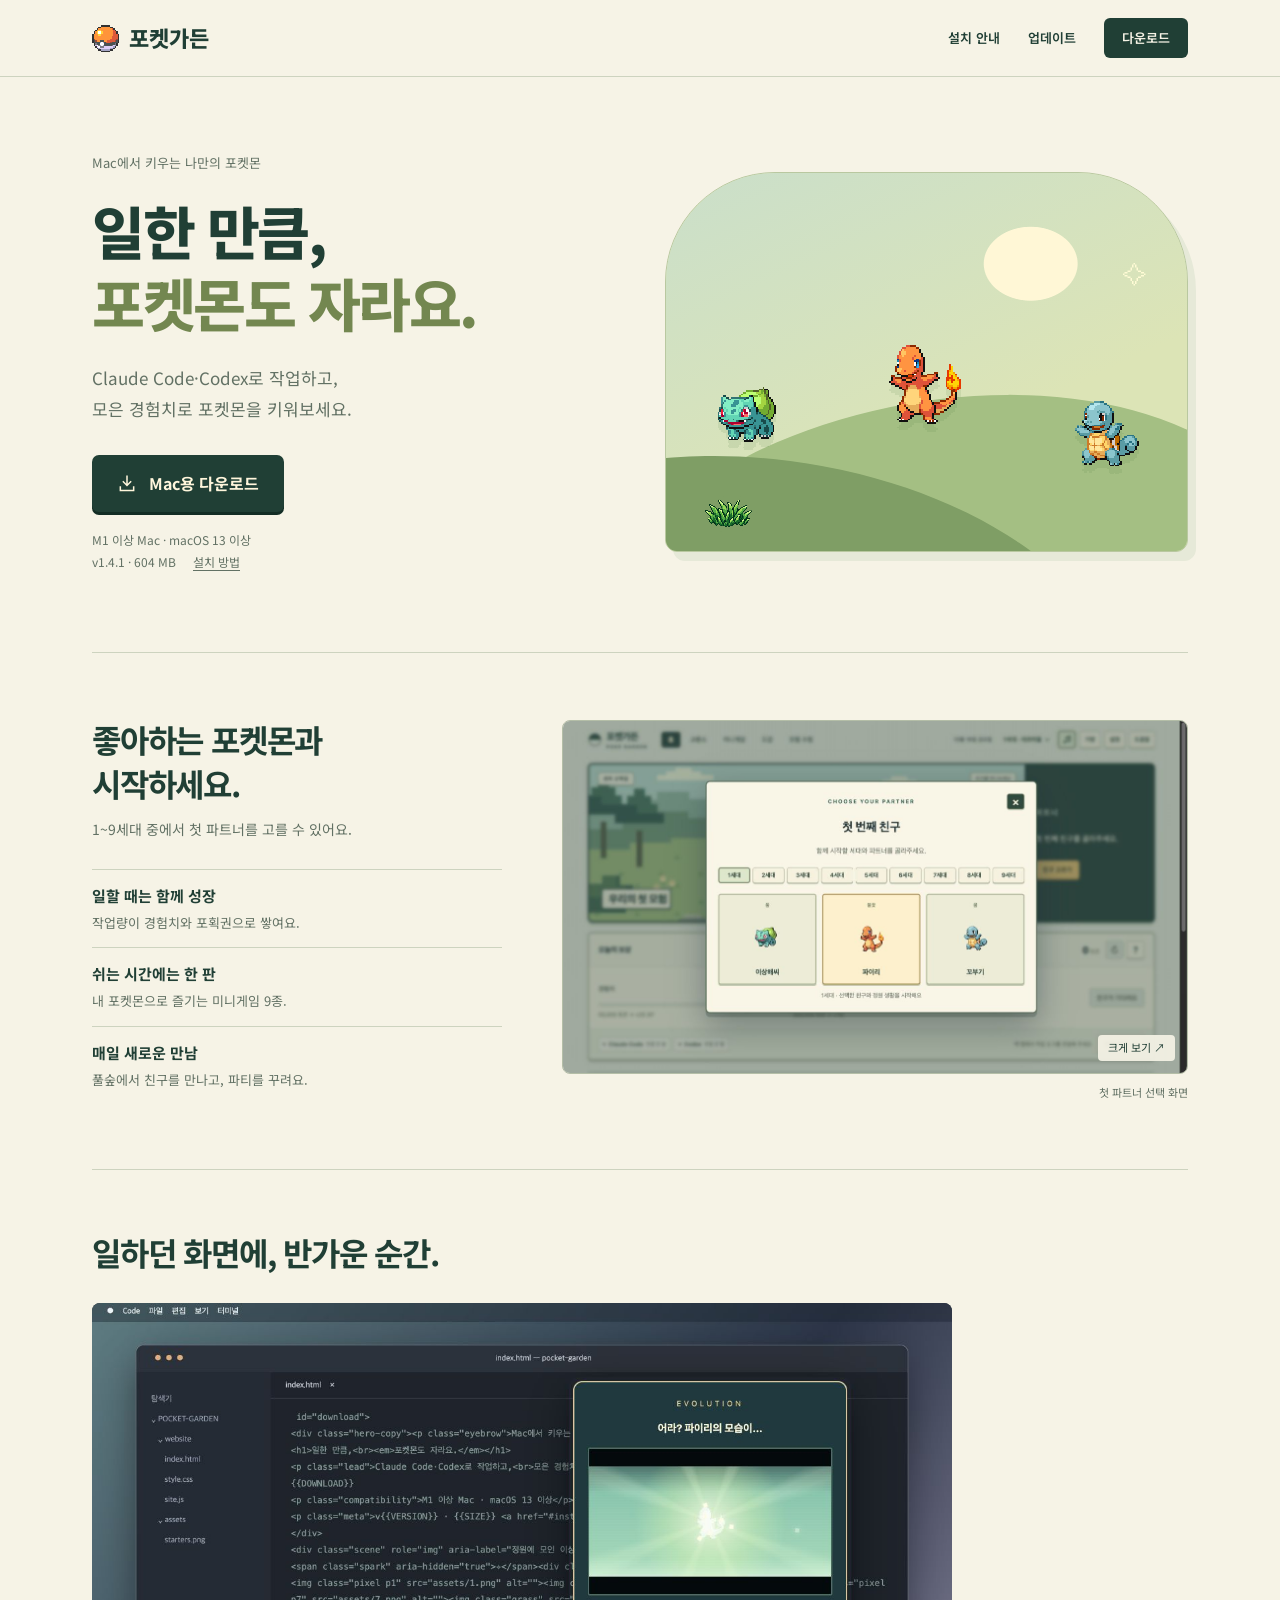
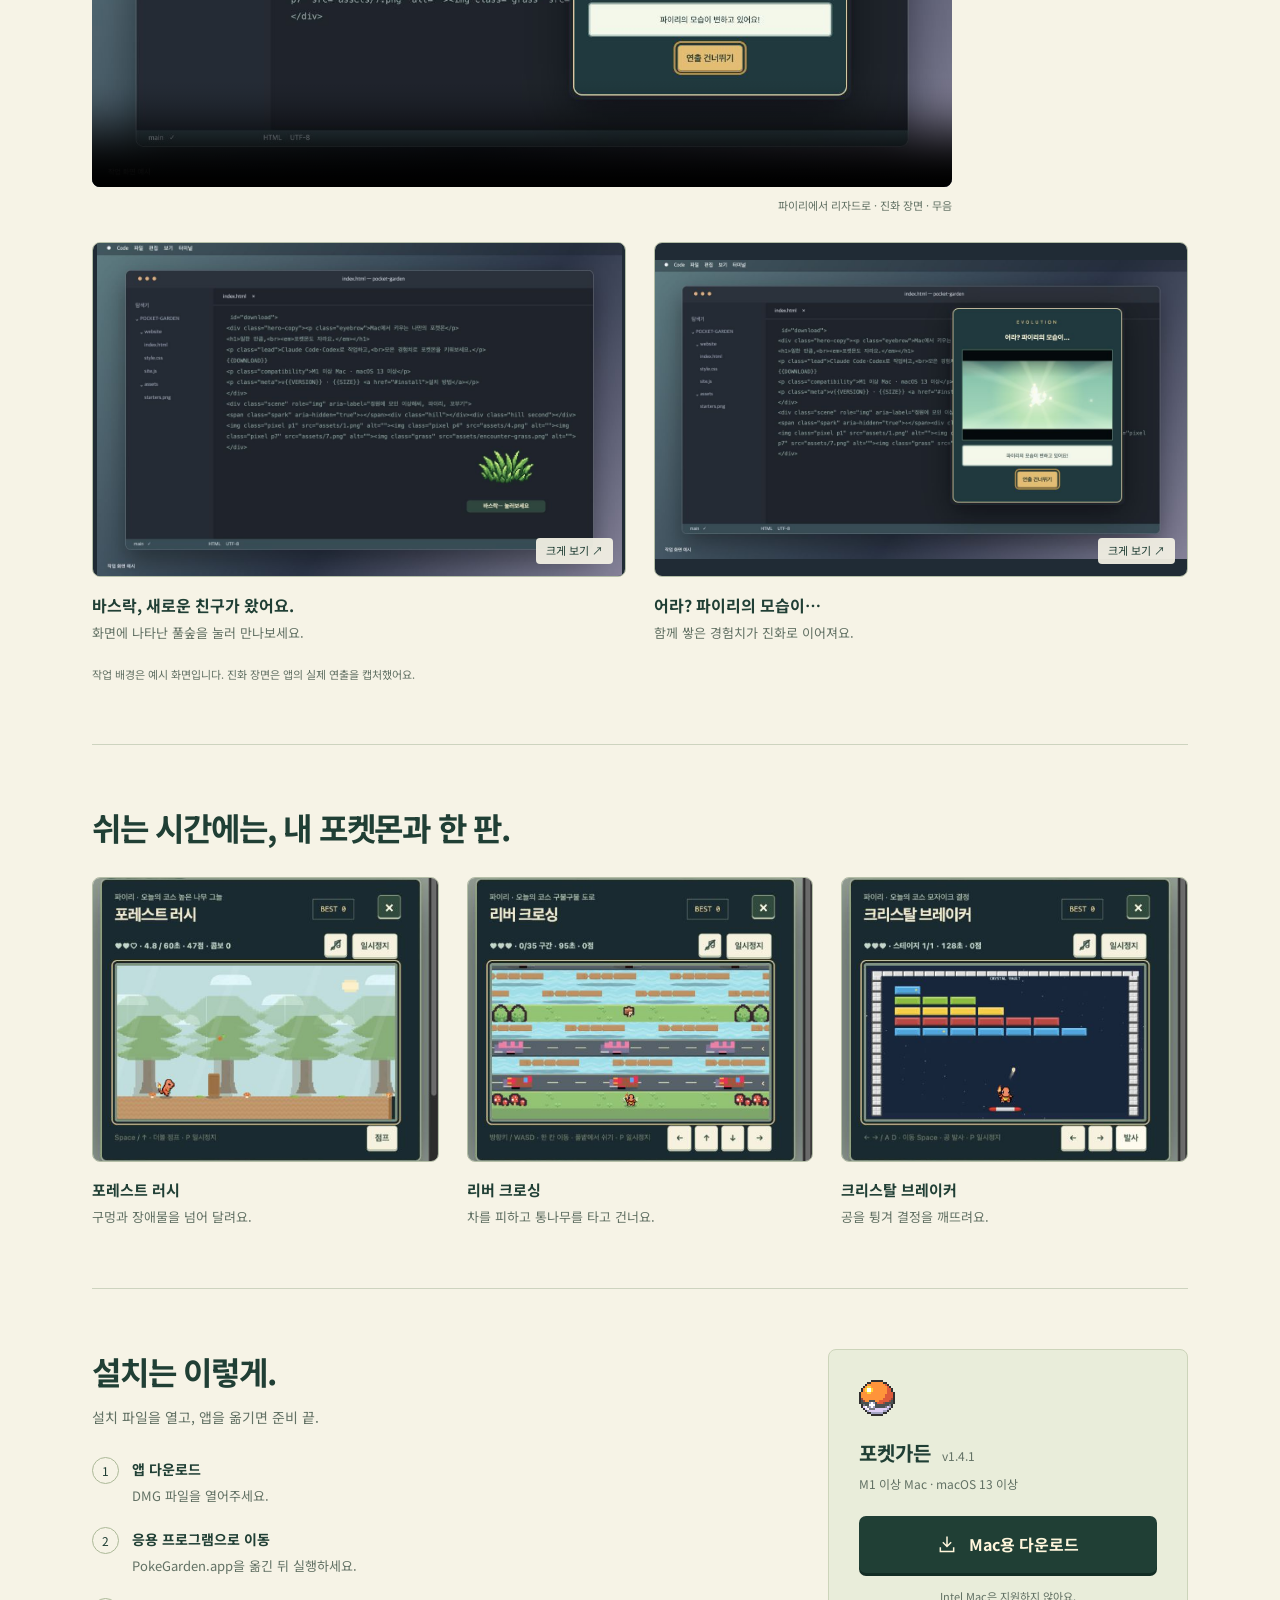
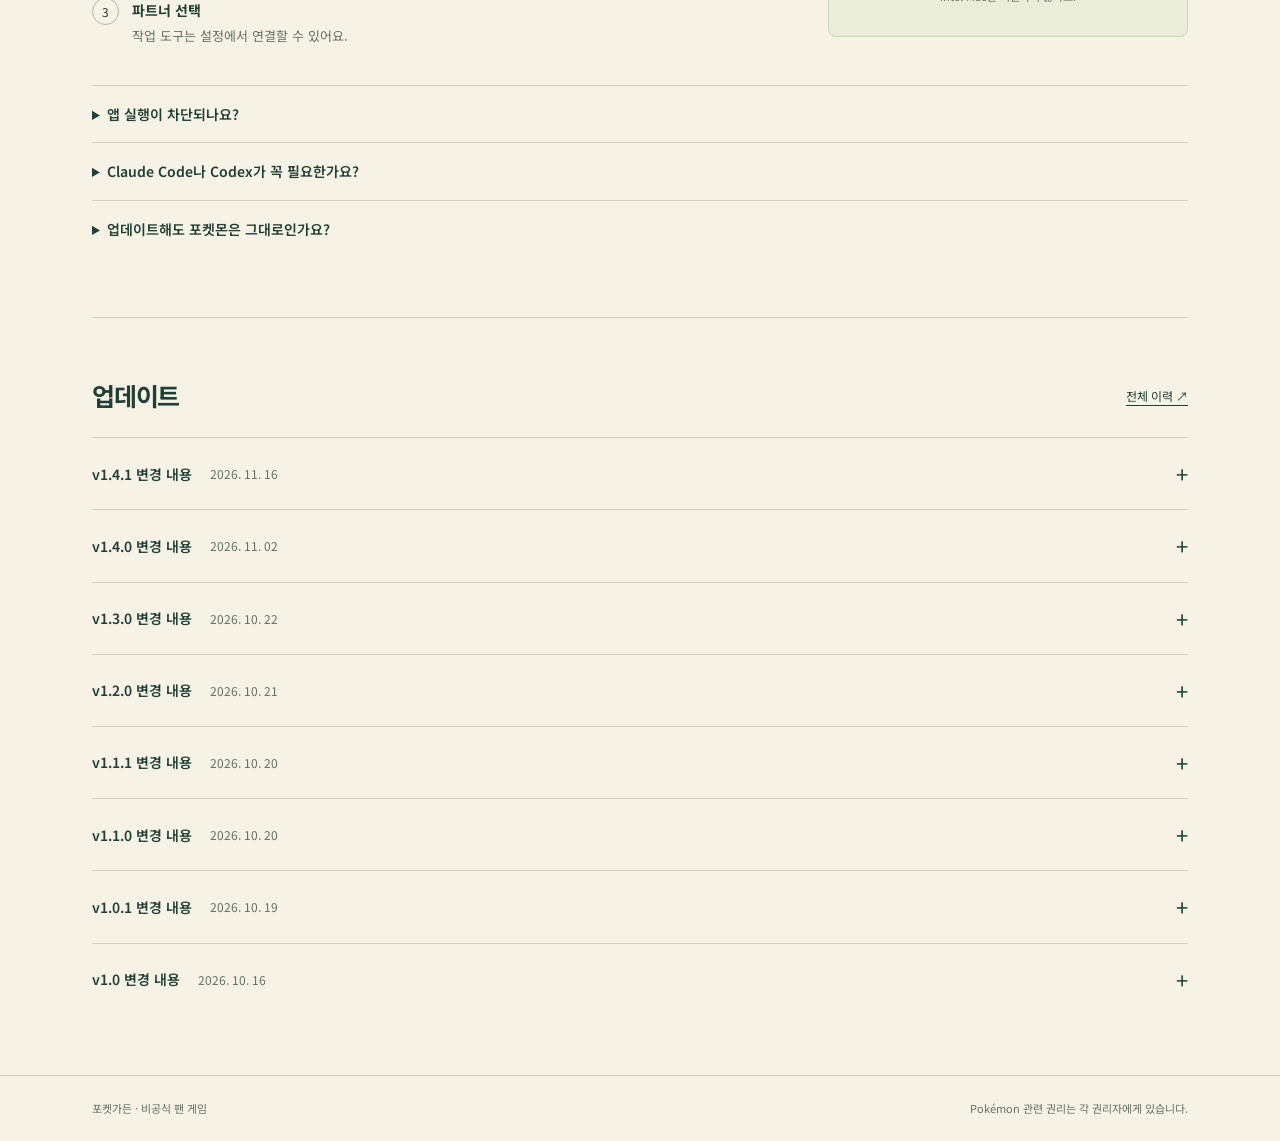
<file: docs/index.html>
<!doctype html>
<html lang="ko">
<head>
<meta charset="utf-8"><meta name="viewport" content="width=device-width, initial-scale=1">
<meta name="description" content="Claude Code·Codex로 일한 만큼 포켓몬을 키우는 Mac 게임, 포켓가든. 앱 다운로드와 설치 안내를 확인하세요.">
<meta name="robots" content="noindex,nofollow"><title>포켓가든 — 일한 만큼, 포켓몬도 자라요</title>
<link rel="icon" href="assets/ball.png"><link rel="stylesheet" href="style.css?v=20261016-preview-guide">
</head>
<body>
<header class="site-header"><nav class="wrap" aria-label="주요 메뉴">
<a href="#" class="brand"><img src="assets/ball.png" alt="">포켓가든</a>
<div class="navlinks"><a href="#install">설치 안내</a><a href="#updates">업데이트</a><a class="navdownload" href="#download">다운로드</a></div>
</nav></header>
<main>
<div class="wrap">
<section class="hero" id="download">
<div class="hero-copy"><p class="eyebrow">Mac에서 키우는 나만의 포켓몬</p>
<h1>일한 만큼,<br><em>포켓몬도 자라요.</em></h1>
<p class="lead">Claude Code·Codex로 작업하고,<br>모은 경험치로 포켓몬을 키워보세요.</p>
<a class="download" href="https://github.com/JeonDoGyun/pocket-garden-release/releases/download/v1.4.1/PokeGarden-1.4.1-arm64.dmg"><svg viewBox="0 0 24 24" aria-hidden="true"><path d="M12 3v12m-5-5 5 5 5-5M4 16v5h16v-5"/></svg>Mac용 다운로드</a>
<p class="compatibility">M1 이상 Mac · macOS 13 이상</p>
<p class="meta">v1.4.1 · 604 MB <a href="#install">설치 방법</a></p>
</div>
<div class="scene" role="img" aria-label="정원에 모인 이상해씨, 파이리, 꼬부기">
<span class="spark" aria-hidden="true">✧</span><div class="hill"></div><div class="hill second"></div>
<img class="pixel p1" src="assets/1.png" alt=""><img class="pixel p4" src="assets/4.png" alt=""><img class="pixel p7" src="assets/7.png" alt=""><img class="grass" src="assets/encounter-grass.png" alt="">
</div>
</section>
<section class="overview" aria-labelledby="overview-heading">
<div class="feature-copy"><h2 id="overview-heading">좋아하는 포켓몬과 <br>시작하세요.</h2>
<p class="section-lead">1~9세대 중에서 첫 파트너를 고를 수 있어요.</p>
<dl class="features">
<div><dt>일할 때는 함께 성장</dt><dd>작업량이 경험치와 포획권으로 쌓여요.</dd></div>
<div><dt>쉬는 시간에는 한 판</dt><dd>내 포켓몬으로 즐기는 미니게임 9종.</dd></div>
<div><dt>매일 새로운 만남</dt><dd>풀숲에서 친구를 만나고, 파티를 꾸려요.</dd></div>
</dl></div>
<figure><button class="shotbutton" data-image="assets/starters.png" aria-label="파트너 선택 화면 크게 보기"><img class="shot" src="assets/starters.png" alt="세대와 스타팅 포켓몬을 고르는 화면" loading="lazy"><span class="zoom-label" aria-hidden="true">크게 보기 ↗</span></button><figcaption>첫 파트너 선택 화면</figcaption></figure>
</section>
<section id="desktop-moments" class="desktop-moments section" aria-labelledby="desktop-heading">
<h2 id="desktop-heading">일하던 화면에, 반가운 순간.</h2>
<figure class="preview-film"><video controls muted playsinline preload="none" poster="assets/desktop-evolution.png" aria-label="파이리가 리자드로 진화하는 실제 앱 연출"><source src="assets/game-preview.mp4" type="video/mp4">동영상 재생을 지원하지 않는 브라우저입니다.</video><figcaption>파이리에서 리자드로 · 진화 장면 · 무음</figcaption></figure><div class="moment-grid">
<figure><button class="shotbutton" data-image="assets/desktop-grass.png" aria-label="작업 화면의 풀숲 크게 보기"><img class="shot" src="assets/desktop-grass.png" alt="코드 작업 화면 위에 나타난 풀숲과 바스락 안내" loading="lazy" width="1200" height="760"><span class="zoom-label" aria-hidden="true">크게 보기 ↗</span></button><figcaption><strong>바스락, 새로운 친구가 왔어요.</strong><span>화면에 나타난 풀숲을 눌러 만나보세요.</span></figcaption></figure>
<figure><button class="shotbutton" data-image="assets/desktop-evolution.png" aria-label="진화 애니메이션 크게 보기"><img class="shot" src="assets/desktop-evolution.png" alt="작업 화면 위에서 파이리가 빛에 둘러싸여 진화하는 장면" loading="lazy" width="1280" height="720"><span class="zoom-label" aria-hidden="true">크게 보기 ↗</span></button><figcaption><strong>어라? 파이리의 모습이…</strong><span>함께 쌓은 경험치가 진화로 이어져요.</span></figcaption></figure>
</div><p class="capture-note">작업 배경은 예시 화면입니다. 진화 장면은 앱의 실제 연출을 캡처했어요.</p>
</section>
<section class="section" id="play"><h2>쉬는 시간에는, 내 포켓몬과 한 판.</h2><div class="game-shots moment-grid"><figure><button class="shotbutton" data-image="assets/game-forest.png" aria-label="포레스트 러시 크게 보기"><img class="shot" src="assets/game-forest.png" alt="파이리로 플레이하는 포레스트 러시" loading="lazy" width="527" height="826"></button><figcaption><strong>포레스트 러시</strong><span>구멍과 장애물을 넘어 달려요.</span></figcaption></figure><figure><button class="shotbutton" data-image="assets/game-river.png" aria-label="리버 크로싱 크게 보기"><img class="shot" src="assets/game-river.png" alt="파이리로 플레이하는 리버 크로싱" loading="lazy" width="527" height="826"></button><figcaption><strong>리버 크로싱</strong><span>차를 피하고 통나무를 타고 건너요.</span></figcaption></figure><figure><button class="shotbutton" data-image="assets/game-crystal.png" aria-label="크리스탈 브레이커 크게 보기"><img class="shot" src="assets/game-crystal.png" alt="파이리로 플레이하는 크리스탈 브레이커" loading="lazy" width="527" height="826"></button><figcaption><strong>크리스탈 브레이커</strong><span>공을 튕겨 결정을 깨뜨려요.</span></figcaption></figure></div></section><section class="install section" id="install" aria-labelledby="install-heading">
<div><h2 id="install-heading">설치는 이렇게.</h2><p class="section-lead">설치 파일을 열고, 앱을 옮기면 준비 끝.</p>
<ol class="install-steps"><li><b>앱 다운로드</b><span>DMG 파일을 열어주세요.</span></li><li><b>응용 프로그램으로 이동</b><span>PokeGarden.app을 옮긴 뒤 실행하세요.</span></li><li><b>파트너 선택</b><span>작업 도구는 설정에서 연결할 수 있어요.</span></li></ol>
</div>
<aside class="download-panel" aria-label="앱 다운로드"><img src="assets/ball.png" alt="" width="36" height="36"><h3>포켓가든 <span>v1.4.1</span></h3><p>M1 이상 Mac · macOS 13 이상</p><a class="download" href="https://github.com/JeonDoGyun/pocket-garden-release/releases/download/v1.4.1/PokeGarden-1.4.1-arm64.dmg"><svg viewBox="0 0 24 24" aria-hidden="true"><path d="M12 3v12m-5-5 5 5 5-5M4 16v5h16v-5"/></svg>Mac용 다운로드</a><small>Intel Mac은 지원하지 않아요.</small></aside>
<div class="faq">
<details><summary>앱 실행이 차단되나요?</summary><p>현재는 Apple 공증을 받지 않은 테스트 버전이라 macOS에서 실행이 제한될 수 있어요. 표시된 안내를 배포자에게 전달해 주세요.</p></details>
<details><summary>Claude Code나 Codex가 꼭 필요한가요?</summary><p>작업 보상을 받으려면 둘 중 하나를 연결해야 해요. 연결 없이도 포켓몬 포획과 미니게임을 즐길 수 있어요. 선택한 로컬 기록 폴더에서 입·출력 토큰 수를 집계해요. 집계 정보는 내 맥에 저장하며, 대화 본문을 집계 파일에 저장하거나 집계를 위해 서버로 전송하지 않아요.</p></details>
<details><summary>업데이트해도 포켓몬은 그대로인가요?</summary><p>진행 상황은 앱과 별도로 저장돼요. 1.0.1부터 앱의 업데이트 확인에서 새 버전을 설치할 수 있어요. 기존 1.0은 이번 한 번 새 앱으로 교체해 주세요. 업데이트 전 설정에서 저장 파일을 내보내 두세요.</p></details>
</div>
</section>
<section class="updates section" id="updates" aria-labelledby="updates-heading"><div class="updates-heading"><h2 id="updates-heading">업데이트</h2><a class="textlink" href="release-notes.html">전체 이력 ↗</a></div><div><details class="release-toggle"><summary><span>v1.4.1 변경 내용</span><time datetime="2026-11-16">2026. 11. 16</time></summary><h4>화면과 사용성</h4><ul><li>진화 도구 확인 창에서 진화 전후 모습과 사용할 도구를 중앙에 배치하고, 취소·진화 버튼의 크기와 간격을 맞췄습니다.</li><li>도감의 ‘내 친구들’을 눌렀을 때 파트너와 파티가 바뀌던 문제를 수정했습니다. 파트너 선택과 파티 편성은 홈에서 할 수 있습니다.</li><li>‘내 친구들’ 카드에 마우스를 올렸을 때 배경색이 바뀌는 효과는 유지합니다.</li></ul></details><details class="release-toggle"><summary><span>v1.4.0 변경 내용</span><time datetime="2026-11-02">2026. 11. 02</time></summary><h4>포켓몬 연구소</h4><ul><li>포켓몬 연구소 페이지에서 변신 도구·재화·모습을 관리합니다. 교환소는 일반 도구 교환에 집중합니다.</li><li>메가스톤 도감에서 보유 포켓몬과 관계없이 전체 92종을 검색하고 교환할 수 있습니다. 플라베베나이트·냐오닉스나이트·싸리용나이트와 해당 변신 애니메이션을 추가했습니다.</li><li>모험 도장 10개에 달맞이 산과 메가링, 20개에 오래된 석실 α와 다이수프를 함께 받습니다. 두 도구는 한 개만 보유하며 반복 사용하고 이미 모은 도장도 반영합니다.</li><li>중복 포획·쿠폰 뽑기 또는 누적 입력·출력 500만 토큰마다 연구 교환권 1장을 받습니다. 날짜를 넘어 합산하고 재집계·재시작 시 중복 지급하지 않습니다.</li><li>연구 교환권 1장으로 메가나이트 스톤 또는 다이버섯 1개를 고릅니다. 메가나이트 스톤 3개로 전용 메가스톤 1개를 교환해 영구 보유하고 거다이맥스 모습 하나를 열 때는 다이버섯 3개를 사용합니다. 레쿠쟈는 메가링만 필요합니다.</li><li>기존 교환권·각성사탕은 같은 수량의 두 재화로 전환합니다. 기존 도구와 해금한 모습은 보존합니다.</li><li>연구소·가방의 포켓몬 선택을 공통 목록으로 바꿨습니다. 픽셀 이미지·레벨·지닌 도구를 확인하고 이름·도감 번호로 찾을 수 있습니다.</li></ul><h4>메가진화와 거다이맥스</h4><ul><li>다이맥스는 제거하고 메가진화 93종·거다이맥스 32종만 지원합니다. 전용 애니메이션을 적용했으며 아머까오 거다이맥스만 원본 손상으로 정지 이미지를 유지합니다.</li><li>변신한 모습은 그 포켓몬에 그대로 남습니다. 파트너를 바꿔도 풀리지 않고 여러 친구가 동시에 변신한 채로 지낼 수 있습니다. 일반 진화를 하면 원래 모습으로 돌아옵니다.</li><li>변신한 모습은 정원의 동료, 도감 카드, 파티 편성, 모험 수첩, 가방과 포켓몬 선택 목록에서도 그대로 보입니다. 미니게임은 걷기 그림이 있는 메가진화 41종을 그 모습으로 달리게 하고 나머지는 기본 모습을 씁니다.</li><li>메가진화·거다이맥스 모습인 파트너는 그 모습 그대로 GPT 펫으로 만듭니다. 기본 모습 펫과는 별도 펫(메가리자몽X, 거다이맥스 리자몽 등)으로 등록되며 파트너 패널의 등록 상태도 지금 모습 기준으로 보입니다.</li><li>홈의 특별한 모습 창과 연구소 카드는 모습이 하나뿐일 때 불필요하게 늘어나지 않고 변신 모습을 더 크게 보여 줍니다.</li></ul><h4>도감</h4><ul><li>전국도감에 메가진화·거다이맥스 탭을 추가했습니다. 변신한 적 있는 모습, 해금한 모습, 연구소에서 해금할 수 있는 모습, 아직 만나지 못한 친구를 구분합니다.</li><li>파트너를 바꾸거나 도감에서 친구를 골라도 화면 높이가 움직이지 않습니다.</li></ul><h4>정리</h4><ul><li>예전에 내린 리듬 게임의 남은 파일과 곡 보관함 기능을 모두 정리했습니다. 앱 용량이 약 7.5MB 줄었습니다.</li></ul></details><details class="release-toggle"><summary><span>v1.3.0 변경 내용</span><time datetime="2026-10-22">2026. 10. 22</time></summary><h4>새로운 풍경</h4><ul><li>모험 도장을 8개부터 64개까지 하나씩 모을 때마다 빨강 구조대의 친구 에리어 57곳이 차례로 열립니다.</li><li>새싹 산책길·노을빛 호숫가·별빛 캠프를 더 섬세한 픽셀 그림으로 새로 그렸습니다.</li></ul><h4>모험 수첩</h4><ul><li>&#39;우리가 머무는 곳&#39;은 9곳씩, &#39;함께한 순간&#39;은 10개씩 페이지를 나눠 보여 줍니다.</li></ul><h4>울음소리</h4><ul><li>홈 정원의 파트너를 누르면 울음소리를 들을 수 있습니다.</li><li>울음소리가 너무 크게 들리지 않도록 음량을 낮췄습니다.</li></ul></details><details class="release-toggle"><summary><span>v1.2.0 변경 내용</span><time datetime="2026-10-21">2026. 10. 21</time></summary><h4>포켓몬 애니메이션</h4><ul><li>홈 정원과 파트너 패널의 포켓몬이 1~9세대 1,025종 각자의 고유한 움직임으로 움직입니다. 이로치도 그 색 그대로 움직입니다.</li><li>진화 연출과 쿠폰 선물에서 새 친구가 고유 애니메이션으로 등장합니다.</li><li>&#39;GPT 펫으로 만들기&#39;로 새로 만드는 펫이 홈 화면과 같은 움직임을 사용합니다. 이미 등록한 펫은 다시 만들면 바뀝니다.</li><li>시스템의 동작 줄이기 설정을 켜면 움직이지 않는 기본 이미지로 보여 줍니다.</li></ul><h4>울음소리</h4><ul><li>진화가 끝나거나 선물로 포켓몬을 받으면 그 포켓몬의 울음소리가 납니다.</li><li>배경음악을 끄면 울음소리도 함께 꺼지고, 창을 닫으면 바로 멈춥니다.</li></ul><h4>크레딧</h4><ul><li>게임 아트 크레딧에 애니메이션과 울음소리의 출처를 추가했습니다.</li></ul></details><details class="release-toggle"><summary><span>v1.1.1 변경 내용</span><time datetime="2026-10-20">2026. 10. 20</time></summary><h4>변함없는돌</h4><ul><li>지니고 있는 동안 진화하지 않는 변함없는돌을 추가했습니다. 레벨과 경험치는 계속 오르고, 가방에 돌려놓으면 다시 진화할 수 있습니다.</li><li>풀숲에서 만난 포켓몬이 변함없는돌을 지니고 있을 수 있고, 교환소에서 도구 5개로 바꿀 수 있습니다.</li><li>쿠폰으로 받는 변함없는돌 교환권을 추가했습니다.</li></ul><h4>미니게임</h4><ul><li>미니게임 코스가 하루 동안 고정되지 않고 매 판 새로 바뀌며, 바로 전 판과 같은 배치는 나오지 않습니다.</li><li>지뢰찾기도 매 판 새로운 배치로 시작합니다.</li></ul><h4>앱 업데이트</h4><ul><li>앱을 켤 때마다 새 버전을 확인해, 다시 실행하면 바로 업데이트 소식을 볼 수 있습니다.</li></ul></details><details class="release-toggle"><summary><span>v1.1.0 변경 내용</span><time datetime="2026-10-20">2026. 10. 20</time></summary><h4>쿠폰과 보상권</h4><ul><li>설정에서 쿠폰 코드를 등록할 수 있고, 등록이 끝나면 완료 알림을 띄웁니다.</li><li>등록한 쿠폰은 보상권이 되어 가방에 보관됩니다.</li><li>선택권으로 전체 포켓몬이나 도구 중 원하는 하나를 이름·도감 번호·세대로 찾아 고를 수 있습니다.</li><li>랜덤권을 사용하면 뽑기 기계 연출과 함께 선물이 나오고, 연출은 건너뛸 수 있습니다.</li><li>받은 포켓몬은 짧은 등장 인사 후 제자리에서 움직이며, 쿠폰으로 만난 친구는 모험 수첩에 기록됩니다.</li></ul><h4>화면 수정</h4><ul><li>도구를 지닌 포켓몬 옆에 지닌 도구 표시를 추가했습니다.</li><li>설정 창이 열려 있어도 알림이 창 위에 또렷하게 보이도록 고쳤습니다.</li></ul></details><details class="release-toggle"><summary><span>v1.0.1 변경 내용</span><time datetime="2026-10-19">2026. 10. 19</time></summary><h4>앱 업데이트</h4><ul><li>새 버전 알림과 앱 안에서 업데이트하는 기능을 추가했습니다.</li><li>앱 메뉴·메뉴 막대·설정에서 업데이트를 확인할 수 있습니다.</li><li>업데이트 창에서 이번 버전의 변경 내용을 볼 수 있습니다.</li></ul><h4>화면 수정</h4><ul><li>미니게임 결과 창의 다시 도전·정원으로 버튼 높이와 정렬을 맞췄습니다.</li><li>내용이 긴 창을 스크롤해도 제목과 안내 문구가 위에 고정되고, 창 안쪽 여백을 좌우 고르게 맞췄습니다.</li><li>창이 좁을 때 상단 메뉴·음악 패널·도감 검색이 잘리거나 겹치지 않도록 배치를 고쳤습니다.</li></ul></details><details class="release-toggle"><summary><span>v1.0 변경 내용</span><time datetime="2026-10-16">2026. 10. 16</time></summary><h4>첫 번째 배포</h4><ul><li>Claude Code와 Codex의 입·출력 토큰을 경험치와 포획권으로 연결합니다.</li><li>1~9세대 포켓몬을 만나고, 최대 네 마리의 파티를 함께 키울 수 있습니다.</li><li>매일 바뀌는 코스의 미니게임 9종과 아이템 교환소를 제공합니다.</li></ul><h4>미니게임 개선</h4><ul><li>포레스트 러시에 낭떠러지와 튀면서 굴러오는 통나무를 추가했습니다.</li><li>윈드 글라이더에 네 방향 기류와 움직이는 관문을 추가했습니다.</li><li>스카이 바운드에 높이 도약하는 발판을 추가했습니다.</li></ul><h4>설치 안내</h4><ul><li>Apple Silicon Mac과 macOS 13 이상을 지원합니다.</li><li>Python 런타임이 포함되어 별도로 설치하지 않아도 됩니다.</li><li>현재 버전은 수동 다운로드 방식입니다. 앱 내 자동 업데이트는 준비 중입니다.</li></ul><ul><li>중복 포켓몬·누적 500만 토큰 보상은 연구 교환권 1장으로 지급하고 연구소에서 재료 하나를 골라 교환해요.</li></ul><ul><li>가방을 성장 도구·진화 도구·보상권 탭으로 나누고, 연구소 전용 도구와 재화는 가방에서 숨겼어요.</li></ul><ul><li>연구소의 친구 선택을 작은 보조 영역으로 줄이고, 특별한 모습의 애니메이션·해금 상태를 중심으로 배치했어요.</li></ul><ul><li>특별한 모습 관리 창의 빈 선택 공간과 반복 설명을 없애고, 변신 이미지의 비중을 높였어요.</li></ul></details></div></section>
</div>
</main>
<footer><div class="wrap"><span>포켓가든 · 비공식 팬 게임</span><span>Pokémon 관련 권리는 각 권리자에게 있습니다.</span></div></footer>
<dialog id="image-viewer" aria-label="게임 화면 확대"><img alt=""><button type="button">닫기</button></dialog>
<dialog id="install-guide" aria-labelledby="guide-title"><button class="guide-close" type="button" aria-label="설치 안내 닫기">×</button><h2 id="guide-title">다운로드 후, 이렇게 시작하세요.</h2><p>다운로드가 시작되지 않으면 아래 버튼을 눌러주세요.</p><ol class="install-steps"><li><b>설치 파일 열기</b><span>다운로드 폴더에서 DMG 파일을 열어주세요.</span></li><li><b>앱 옮기기</b><span>PokeGarden.app을 응용 프로그램 폴더로 옮겨 실행하세요.</span></li><li><b>첫 친구 고르기</b><span>원하는 세대와 스타팅 포켓몬을 선택하세요. 작업 도구 연결은 나중에 해도 돼요.</span></li></ol><details><summary>macOS에서 실행이 차단된다면</summary><p>Apple 공증을 받지 않은 테스트 버전입니다. 표시된 안내를 배포자에게 전달해 주세요.</p></details><a class="download guide-retry">다시 다운로드</a></dialog><script src="site.js?v=20261016-guide"></script>
</body></html>
</file>
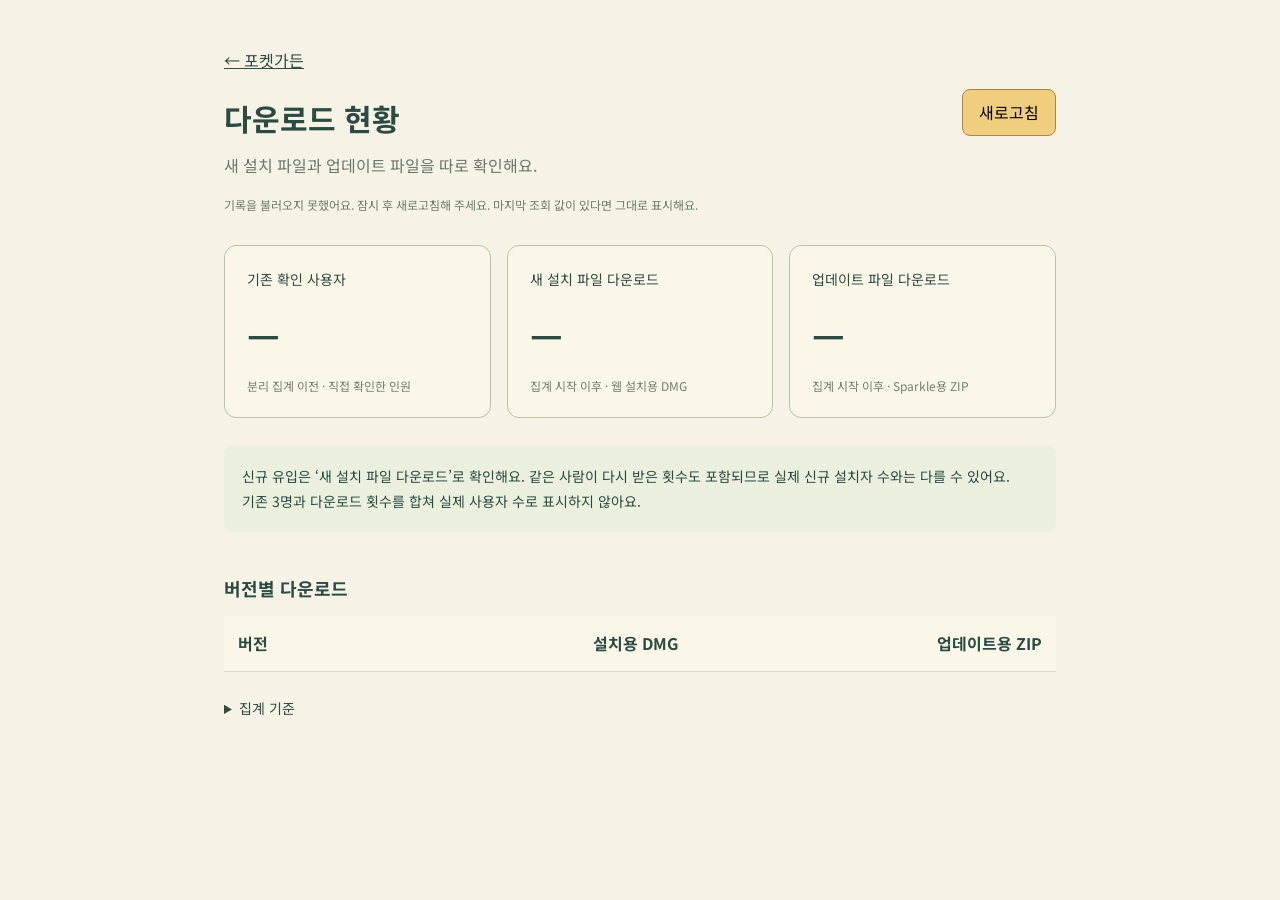
<file: docs/download-stats.html>
<!doctype html><html lang="ko"><head><meta charset="utf-8"><meta name="viewport" content="width=device-width,initial-scale=1"><meta name="robots" content="noindex"><title>다운로드 현황 · 포켓가든</title><link rel="stylesheet" href="style.css?v=20261016-font-fix"><style>
main.stats{max-width:880px;margin:auto;padding:48px 24px;color:#294b42}h1{font-size:30px;margin:20px 0 10px}.intro{color:#68796a;line-height:1.7}.stats-head{display:flex;align-items:center;justify-content:space-between;gap:16px}.stats button{font:inherit;background:#f1ce7d;border:1px solid #a88645;border-radius:8px;padding:10px 16px;cursor:pointer;white-space:nowrap}.stats button:disabled{opacity:.5}.stats-grid{display:grid;grid-template-columns:repeat(3,1fr);gap:16px;margin:28px 0}.stat{padding:22px;background:#fbf7e8;border:1px solid #b7c4a5;border-radius:12px}.stat span,.stat strong,.stat small{display:block}.stat span{font-size:14px}.stat strong{font-size:36px;margin:14px 0}.stat small{color:#71816c;font-size:12px;line-height:1.6}.stats table{width:100%;border-collapse:collapse;background:#fbf7e8}.stats th,.stats td{padding:14px;text-align:right;border-bottom:1px solid #d5dcc7}.stats th:first-child,.stats td:first-child{text-align:left}.stats caption{text-align:left;font-size:18px;font-weight:700;margin:28px 0 14px}.stats-note{padding:18px;background:#eaf0dd;border-radius:8px;line-height:1.8;font-size:14px}.stats #status{font-size:12px;color:#6c7d67;min-height:22px}.stats details{margin-top:24px;font-size:14px;line-height:1.8}.stats summary{cursor:pointer}@media(max-width:600px){.stats-grid{grid-template-columns:1fr;gap:10px}.stat{padding:16px}.stat strong{margin:8px 0;font-size:28px}.stats th,.stats td{padding:12px 8px;font-size:13px}}</style></head><body><main class="stats"><a href="./">← 포켓가든</a><div class="stats-head"><h1>다운로드 현황</h1><button id="refresh">새로고침</button></div><p class="intro">새 설치 파일과 업데이트 파일을 따로 확인해요.</p><p id="status" role="status">기록을 불러오고 있어요.</p><div class="stats-grid"><section class="stat"><span>기존 확인 사용자</span><strong id="known">—</strong><small>분리 집계 이전 · 직접 확인한 인원</small></section><section class="stat"><span>새 설치 파일 다운로드</span><strong id="installs">—</strong><small>집계 시작 이후 · 웹 설치용 DMG</small></section><section class="stat"><span>업데이트 파일 다운로드</span><strong id="updates">—</strong><small>집계 시작 이후 · Sparkle용 ZIP</small></section></div><p class="stats-note">신규 유입은 ‘새 설치 파일 다운로드’로 확인해요. 같은 사람이 다시 받은 횟수도 포함되므로 실제 신규 설치자 수와는 다를 수 있어요. 기존 3명과 다운로드 횟수를 합쳐 실제 사용자 수로 표시하지 않아요.</p><table><caption>버전별 다운로드</caption><thead><tr><th scope="col">버전</th><th scope="col">설치용 DMG</th><th scope="col">업데이트용 ZIP</th></tr></thead><tbody></tbody></table><details><summary>집계 기준</summary><p>분리 집계 시작: <span id="started">—</span><br>GitHub 공개 릴리스 파일의 다운로드 횟수에서 시작 당시 횟수를 빼서 집계해요. ZIP을 직접 받은 경우도 업데이트용 파일 다운로드에 포함돼요. 설치 완료·실행 여부나 개인 식별 정보는 수집하지 않아요.</p><p>배포 파일을 삭제하거나 교체하면 해당 파일의 누적 기록이 사라질 수 있어요. 이미 공개한 파일은 유지하고 새 버전으로 올려주세요.</p></details></main><script type="module" src="download-stats.js"></script></body></html>
</file>
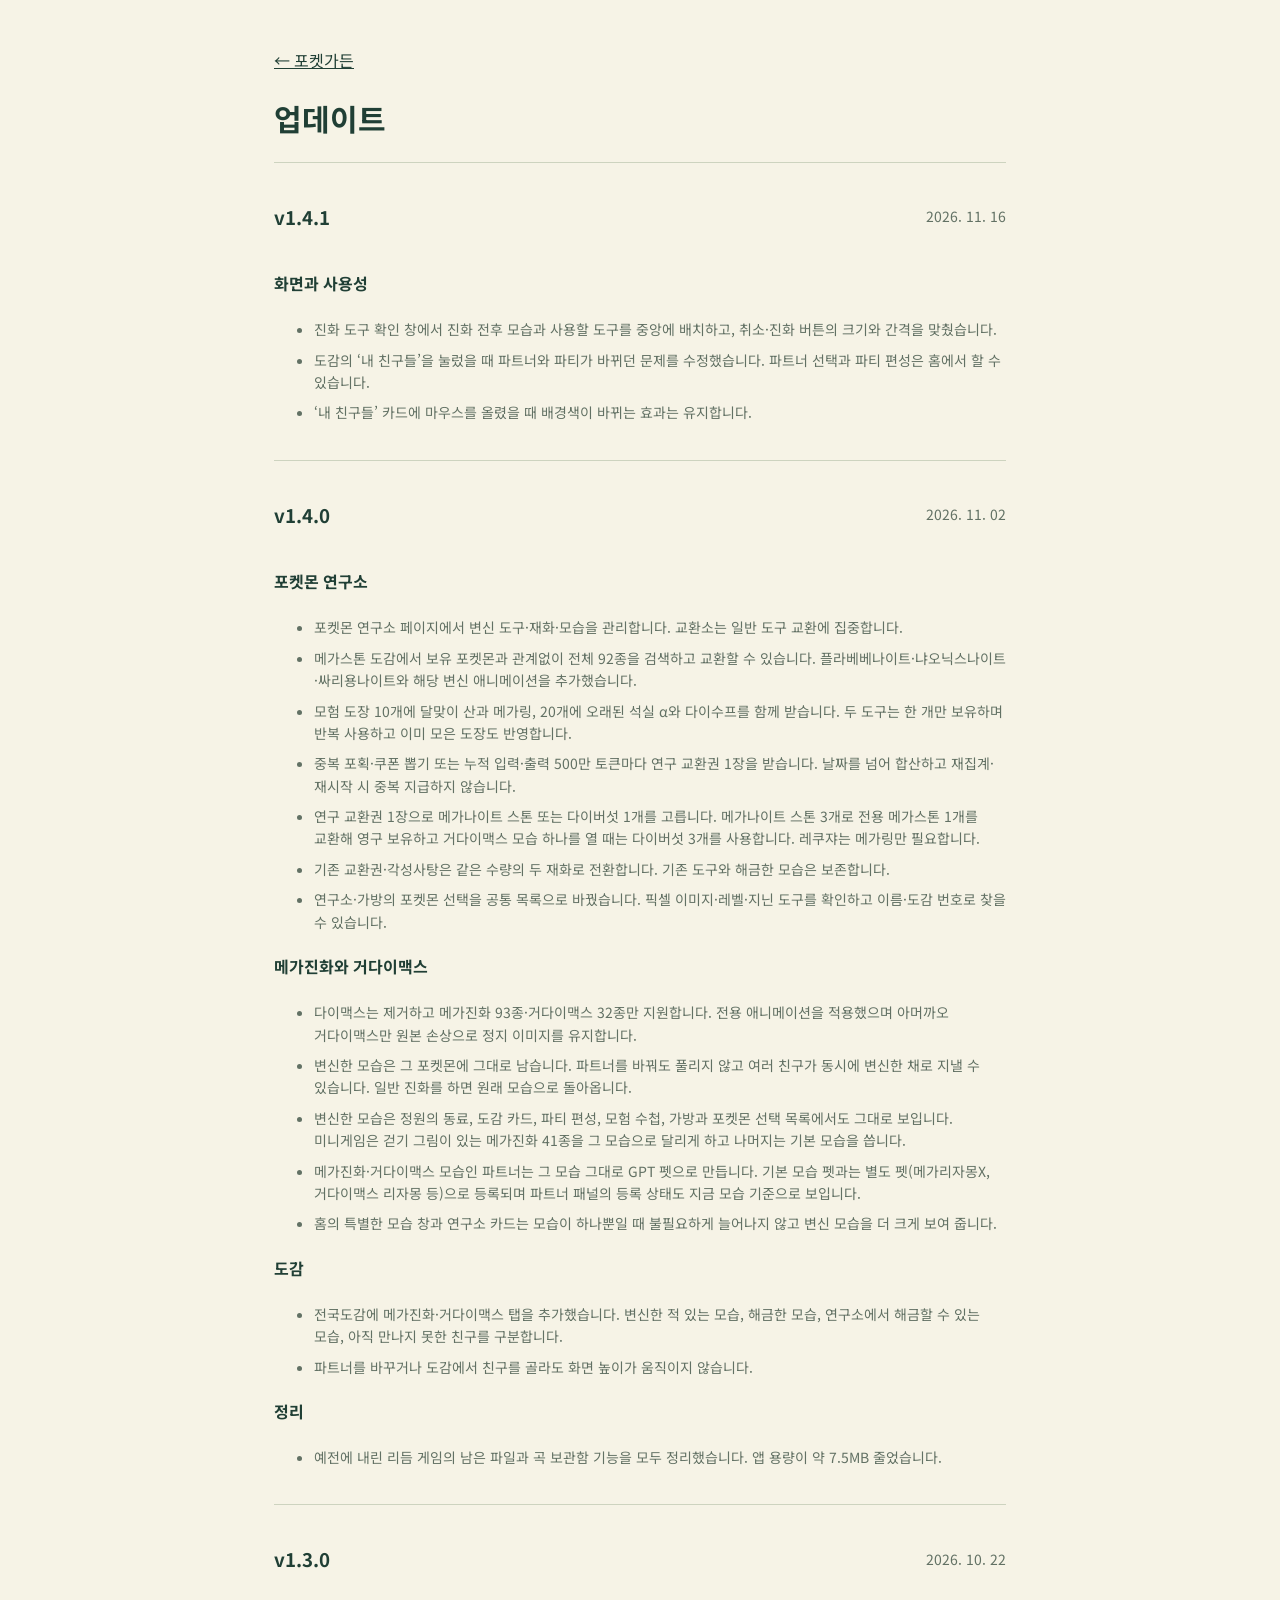
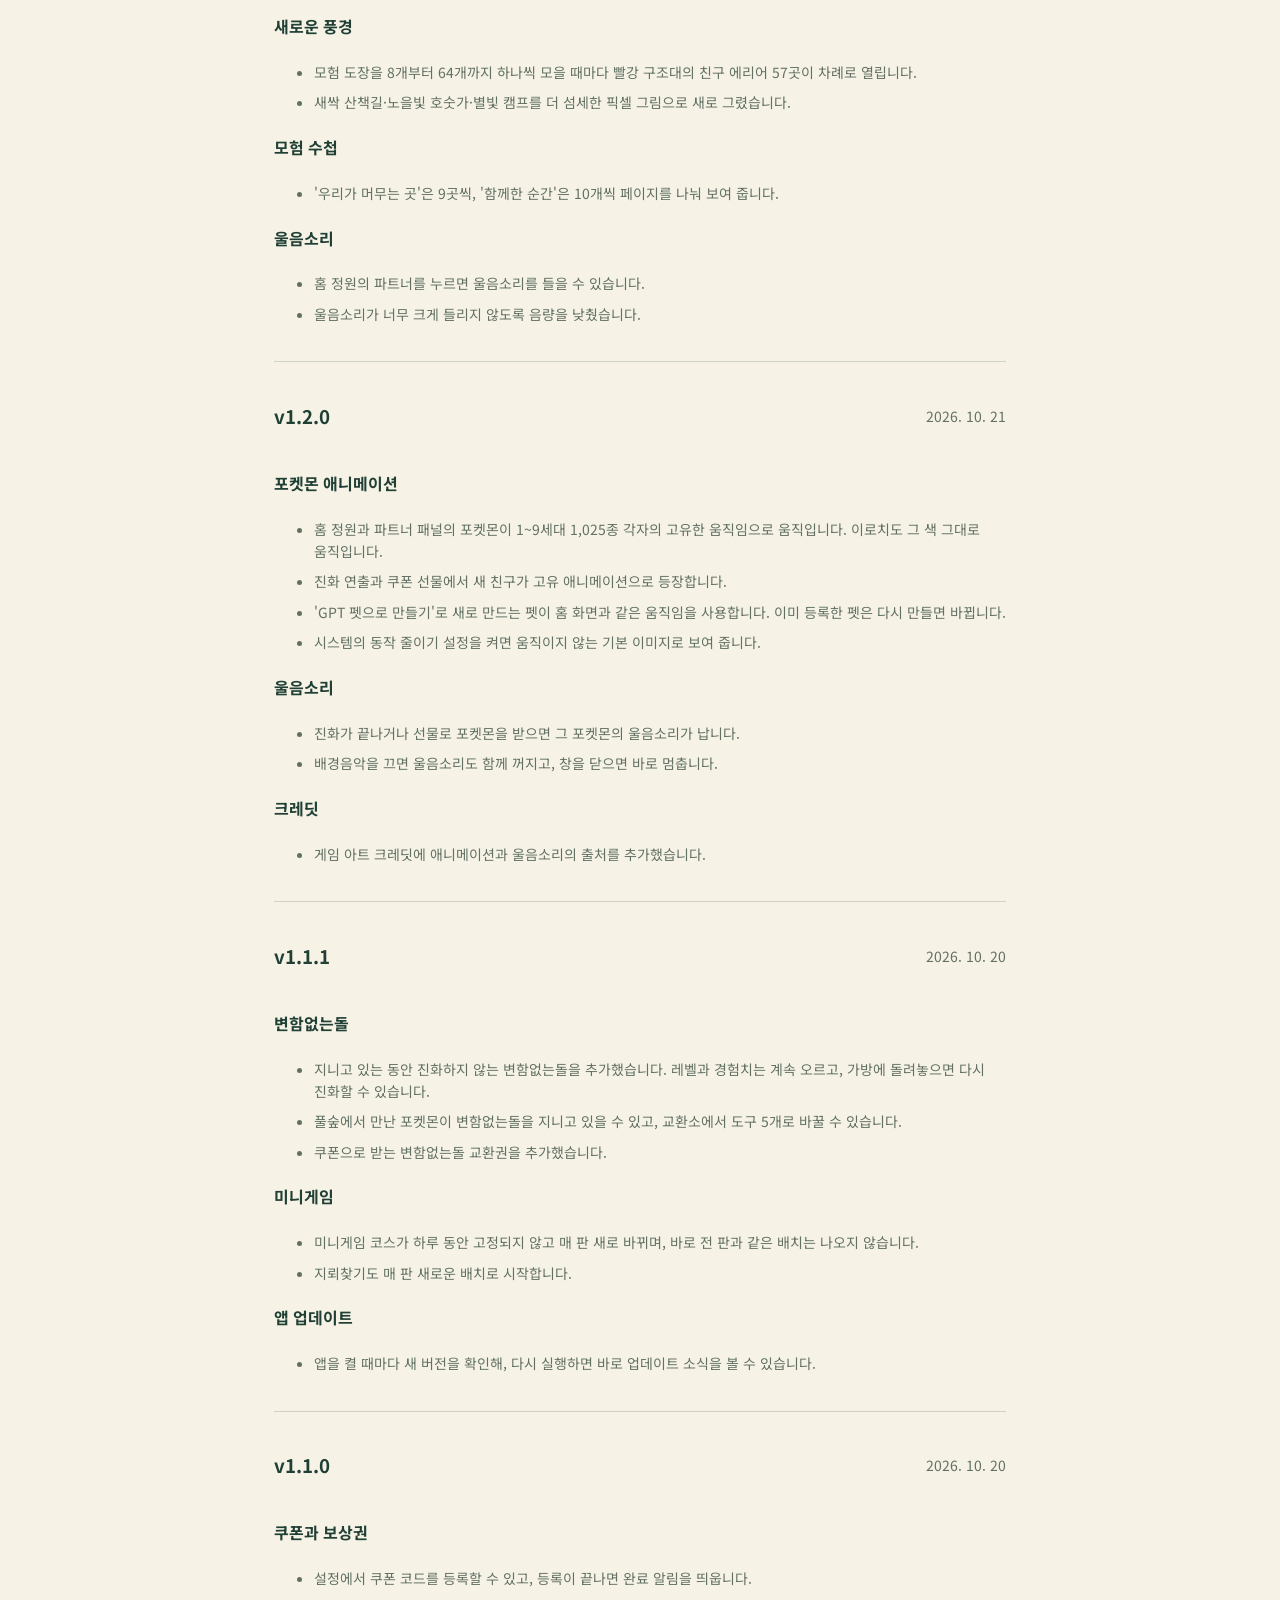
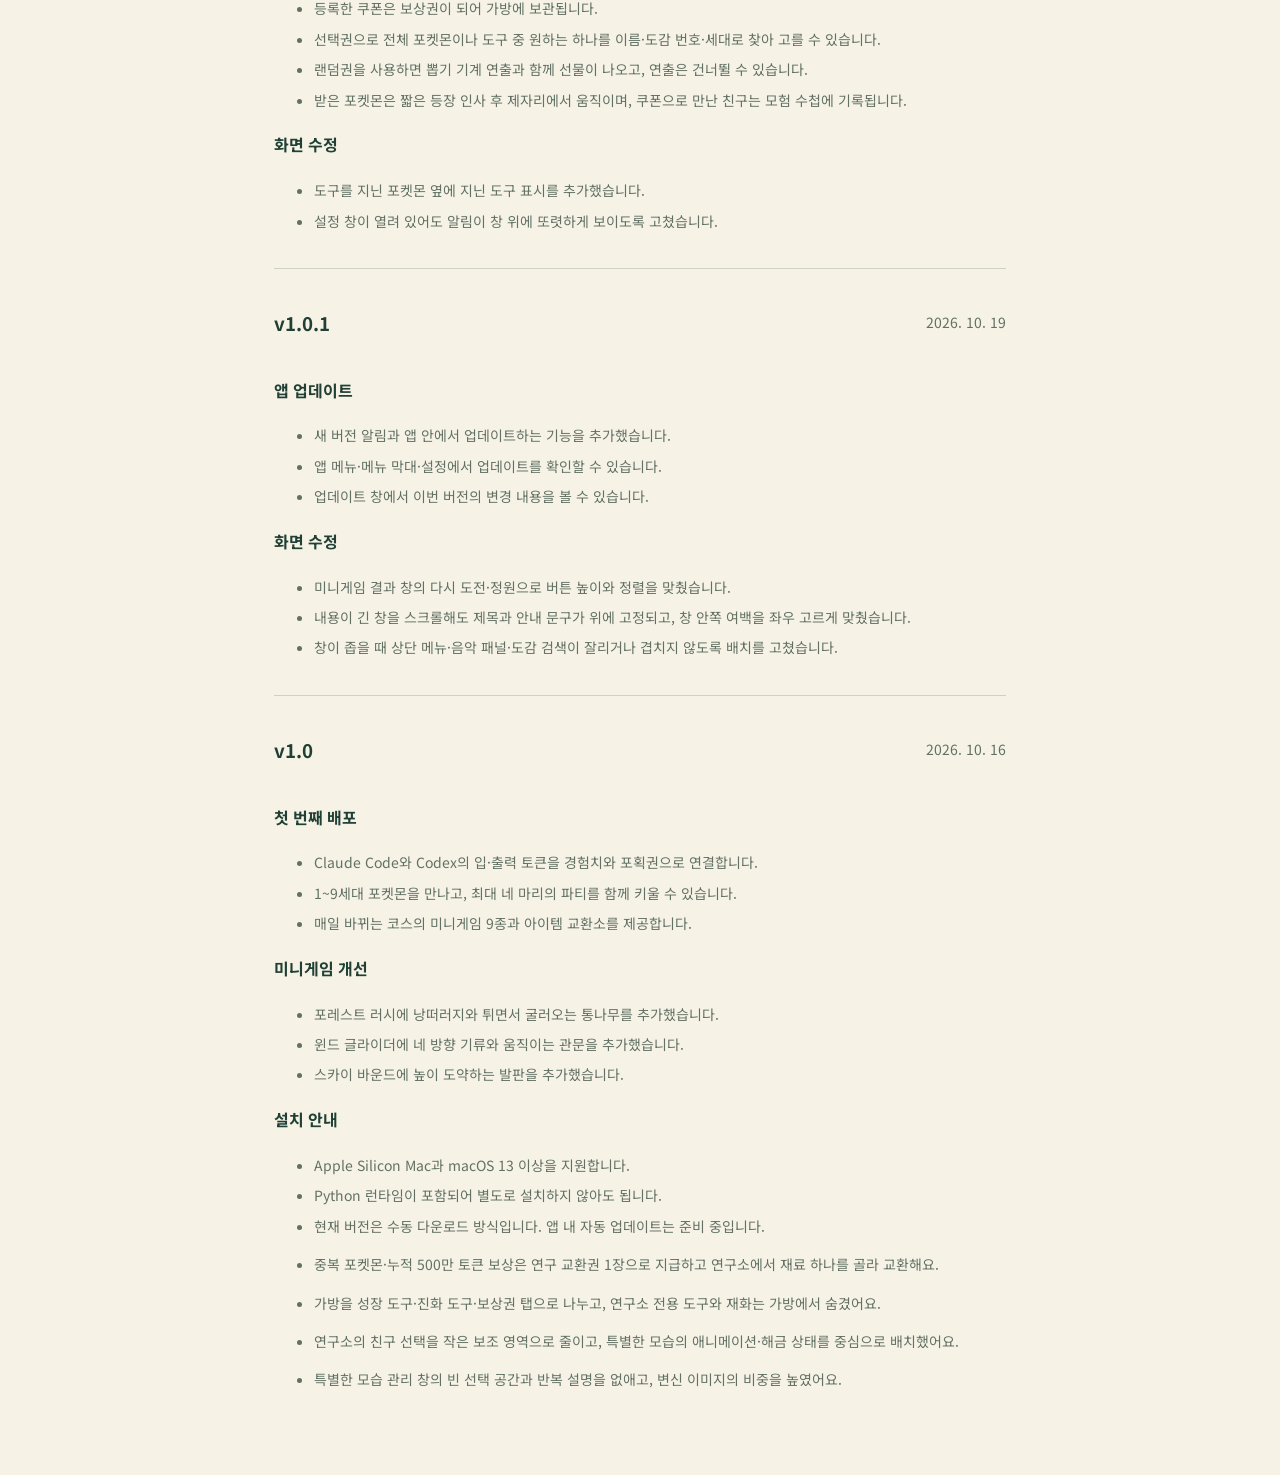
<file: docs/release-notes.html>
<!doctype html><html lang="ko"><meta charset="utf-8"><meta name="viewport" content="width=device-width, initial-scale=1"><title>포켓가든 업데이트</title><link rel="stylesheet" href="style.css?v=20261016-font-fix"><body><main class="release-page"><a href="./">← 포켓가든</a><h1>업데이트</h1><article class="release"><header><h3>v1.4.1</h3><time datetime="2026-11-16">2026. 11. 16</time></header><h4>화면과 사용성</h4><ul><li>진화 도구 확인 창에서 진화 전후 모습과 사용할 도구를 중앙에 배치하고, 취소·진화 버튼의 크기와 간격을 맞췄습니다.</li><li>도감의 ‘내 친구들’을 눌렀을 때 파트너와 파티가 바뀌던 문제를 수정했습니다. 파트너 선택과 파티 편성은 홈에서 할 수 있습니다.</li><li>‘내 친구들’ 카드에 마우스를 올렸을 때 배경색이 바뀌는 효과는 유지합니다.</li></ul></article><article class="release"><header><h3>v1.4.0</h3><time datetime="2026-11-02">2026. 11. 02</time></header><h4>포켓몬 연구소</h4><ul><li>포켓몬 연구소 페이지에서 변신 도구·재화·모습을 관리합니다. 교환소는 일반 도구 교환에 집중합니다.</li><li>메가스톤 도감에서 보유 포켓몬과 관계없이 전체 92종을 검색하고 교환할 수 있습니다. 플라베베나이트·냐오닉스나이트·싸리용나이트와 해당 변신 애니메이션을 추가했습니다.</li><li>모험 도장 10개에 달맞이 산과 메가링, 20개에 오래된 석실 α와 다이수프를 함께 받습니다. 두 도구는 한 개만 보유하며 반복 사용하고 이미 모은 도장도 반영합니다.</li><li>중복 포획·쿠폰 뽑기 또는 누적 입력·출력 500만 토큰마다 연구 교환권 1장을 받습니다. 날짜를 넘어 합산하고 재집계·재시작 시 중복 지급하지 않습니다.</li><li>연구 교환권 1장으로 메가나이트 스톤 또는 다이버섯 1개를 고릅니다. 메가나이트 스톤 3개로 전용 메가스톤 1개를 교환해 영구 보유하고 거다이맥스 모습 하나를 열 때는 다이버섯 3개를 사용합니다. 레쿠쟈는 메가링만 필요합니다.</li><li>기존 교환권·각성사탕은 같은 수량의 두 재화로 전환합니다. 기존 도구와 해금한 모습은 보존합니다.</li><li>연구소·가방의 포켓몬 선택을 공통 목록으로 바꿨습니다. 픽셀 이미지·레벨·지닌 도구를 확인하고 이름·도감 번호로 찾을 수 있습니다.</li></ul><h4>메가진화와 거다이맥스</h4><ul><li>다이맥스는 제거하고 메가진화 93종·거다이맥스 32종만 지원합니다. 전용 애니메이션을 적용했으며 아머까오 거다이맥스만 원본 손상으로 정지 이미지를 유지합니다.</li><li>변신한 모습은 그 포켓몬에 그대로 남습니다. 파트너를 바꿔도 풀리지 않고 여러 친구가 동시에 변신한 채로 지낼 수 있습니다. 일반 진화를 하면 원래 모습으로 돌아옵니다.</li><li>변신한 모습은 정원의 동료, 도감 카드, 파티 편성, 모험 수첩, 가방과 포켓몬 선택 목록에서도 그대로 보입니다. 미니게임은 걷기 그림이 있는 메가진화 41종을 그 모습으로 달리게 하고 나머지는 기본 모습을 씁니다.</li><li>메가진화·거다이맥스 모습인 파트너는 그 모습 그대로 GPT 펫으로 만듭니다. 기본 모습 펫과는 별도 펫(메가리자몽X, 거다이맥스 리자몽 등)으로 등록되며 파트너 패널의 등록 상태도 지금 모습 기준으로 보입니다.</li><li>홈의 특별한 모습 창과 연구소 카드는 모습이 하나뿐일 때 불필요하게 늘어나지 않고 변신 모습을 더 크게 보여 줍니다.</li></ul><h4>도감</h4><ul><li>전국도감에 메가진화·거다이맥스 탭을 추가했습니다. 변신한 적 있는 모습, 해금한 모습, 연구소에서 해금할 수 있는 모습, 아직 만나지 못한 친구를 구분합니다.</li><li>파트너를 바꾸거나 도감에서 친구를 골라도 화면 높이가 움직이지 않습니다.</li></ul><h4>정리</h4><ul><li>예전에 내린 리듬 게임의 남은 파일과 곡 보관함 기능을 모두 정리했습니다. 앱 용량이 약 7.5MB 줄었습니다.</li></ul></article><article class="release"><header><h3>v1.3.0</h3><time datetime="2026-10-22">2026. 10. 22</time></header><h4>새로운 풍경</h4><ul><li>모험 도장을 8개부터 64개까지 하나씩 모을 때마다 빨강 구조대의 친구 에리어 57곳이 차례로 열립니다.</li><li>새싹 산책길·노을빛 호숫가·별빛 캠프를 더 섬세한 픽셀 그림으로 새로 그렸습니다.</li></ul><h4>모험 수첩</h4><ul><li>&#39;우리가 머무는 곳&#39;은 9곳씩, &#39;함께한 순간&#39;은 10개씩 페이지를 나눠 보여 줍니다.</li></ul><h4>울음소리</h4><ul><li>홈 정원의 파트너를 누르면 울음소리를 들을 수 있습니다.</li><li>울음소리가 너무 크게 들리지 않도록 음량을 낮췄습니다.</li></ul></article><article class="release"><header><h3>v1.2.0</h3><time datetime="2026-10-21">2026. 10. 21</time></header><h4>포켓몬 애니메이션</h4><ul><li>홈 정원과 파트너 패널의 포켓몬이 1~9세대 1,025종 각자의 고유한 움직임으로 움직입니다. 이로치도 그 색 그대로 움직입니다.</li><li>진화 연출과 쿠폰 선물에서 새 친구가 고유 애니메이션으로 등장합니다.</li><li>&#39;GPT 펫으로 만들기&#39;로 새로 만드는 펫이 홈 화면과 같은 움직임을 사용합니다. 이미 등록한 펫은 다시 만들면 바뀝니다.</li><li>시스템의 동작 줄이기 설정을 켜면 움직이지 않는 기본 이미지로 보여 줍니다.</li></ul><h4>울음소리</h4><ul><li>진화가 끝나거나 선물로 포켓몬을 받으면 그 포켓몬의 울음소리가 납니다.</li><li>배경음악을 끄면 울음소리도 함께 꺼지고, 창을 닫으면 바로 멈춥니다.</li></ul><h4>크레딧</h4><ul><li>게임 아트 크레딧에 애니메이션과 울음소리의 출처를 추가했습니다.</li></ul></article><article class="release"><header><h3>v1.1.1</h3><time datetime="2026-10-20">2026. 10. 20</time></header><h4>변함없는돌</h4><ul><li>지니고 있는 동안 진화하지 않는 변함없는돌을 추가했습니다. 레벨과 경험치는 계속 오르고, 가방에 돌려놓으면 다시 진화할 수 있습니다.</li><li>풀숲에서 만난 포켓몬이 변함없는돌을 지니고 있을 수 있고, 교환소에서 도구 5개로 바꿀 수 있습니다.</li><li>쿠폰으로 받는 변함없는돌 교환권을 추가했습니다.</li></ul><h4>미니게임</h4><ul><li>미니게임 코스가 하루 동안 고정되지 않고 매 판 새로 바뀌며, 바로 전 판과 같은 배치는 나오지 않습니다.</li><li>지뢰찾기도 매 판 새로운 배치로 시작합니다.</li></ul><h4>앱 업데이트</h4><ul><li>앱을 켤 때마다 새 버전을 확인해, 다시 실행하면 바로 업데이트 소식을 볼 수 있습니다.</li></ul></article><article class="release"><header><h3>v1.1.0</h3><time datetime="2026-10-20">2026. 10. 20</time></header><h4>쿠폰과 보상권</h4><ul><li>설정에서 쿠폰 코드를 등록할 수 있고, 등록이 끝나면 완료 알림을 띄웁니다.</li><li>등록한 쿠폰은 보상권이 되어 가방에 보관됩니다.</li><li>선택권으로 전체 포켓몬이나 도구 중 원하는 하나를 이름·도감 번호·세대로 찾아 고를 수 있습니다.</li><li>랜덤권을 사용하면 뽑기 기계 연출과 함께 선물이 나오고, 연출은 건너뛸 수 있습니다.</li><li>받은 포켓몬은 짧은 등장 인사 후 제자리에서 움직이며, 쿠폰으로 만난 친구는 모험 수첩에 기록됩니다.</li></ul><h4>화면 수정</h4><ul><li>도구를 지닌 포켓몬 옆에 지닌 도구 표시를 추가했습니다.</li><li>설정 창이 열려 있어도 알림이 창 위에 또렷하게 보이도록 고쳤습니다.</li></ul></article><article class="release"><header><h3>v1.0.1</h3><time datetime="2026-10-19">2026. 10. 19</time></header><h4>앱 업데이트</h4><ul><li>새 버전 알림과 앱 안에서 업데이트하는 기능을 추가했습니다.</li><li>앱 메뉴·메뉴 막대·설정에서 업데이트를 확인할 수 있습니다.</li><li>업데이트 창에서 이번 버전의 변경 내용을 볼 수 있습니다.</li></ul><h4>화면 수정</h4><ul><li>미니게임 결과 창의 다시 도전·정원으로 버튼 높이와 정렬을 맞췄습니다.</li><li>내용이 긴 창을 스크롤해도 제목과 안내 문구가 위에 고정되고, 창 안쪽 여백을 좌우 고르게 맞췄습니다.</li><li>창이 좁을 때 상단 메뉴·음악 패널·도감 검색이 잘리거나 겹치지 않도록 배치를 고쳤습니다.</li></ul></article><article class="release"><header><h3>v1.0</h3><time datetime="2026-10-16">2026. 10. 16</time></header><h4>첫 번째 배포</h4><ul><li>Claude Code와 Codex의 입·출력 토큰을 경험치와 포획권으로 연결합니다.</li><li>1~9세대 포켓몬을 만나고, 최대 네 마리의 파티를 함께 키울 수 있습니다.</li><li>매일 바뀌는 코스의 미니게임 9종과 아이템 교환소를 제공합니다.</li></ul><h4>미니게임 개선</h4><ul><li>포레스트 러시에 낭떠러지와 튀면서 굴러오는 통나무를 추가했습니다.</li><li>윈드 글라이더에 네 방향 기류와 움직이는 관문을 추가했습니다.</li><li>스카이 바운드에 높이 도약하는 발판을 추가했습니다.</li></ul><h4>설치 안내</h4><ul><li>Apple Silicon Mac과 macOS 13 이상을 지원합니다.</li><li>Python 런타임이 포함되어 별도로 설치하지 않아도 됩니다.</li><li>현재 버전은 수동 다운로드 방식입니다. 앱 내 자동 업데이트는 준비 중입니다.</li></ul><ul><li>중복 포켓몬·누적 500만 토큰 보상은 연구 교환권 1장으로 지급하고 연구소에서 재료 하나를 골라 교환해요.</li></ul><ul><li>가방을 성장 도구·진화 도구·보상권 탭으로 나누고, 연구소 전용 도구와 재화는 가방에서 숨겼어요.</li></ul><ul><li>연구소의 친구 선택을 작은 보조 영역으로 줄이고, 특별한 모습의 애니메이션·해금 상태를 중심으로 배치했어요.</li></ul><ul><li>특별한 모습 관리 창의 빈 선택 공간과 반복 설명을 없애고, 변신 이미지의 비중을 높였어요.</li></ul></article></main></body></html>
</file>
<file: docs/style.css>
@import url('https://fonts.googleapis.com/css2?family=Noto+Sans+KR:wght@400;500;600;700;800;900&display=swap');
:root{--paper:#f6f3e6;--ink:#203f35;--muted:#627164;--line:#cdd3bf;--green:#738750}*{box-sizing:border-box}html{scroll-behavior:smooth;scroll-padding-top:90px}body{margin:0;background:var(--paper);color:var(--ink);font-family:'Noto Sans KR','Apple SD Gothic Neo',sans-serif;word-break:keep-all;line-height:1.6}a{color:inherit}button{font:inherit}button,a{-webkit-tap-highlight-color:transparent}a:focus-visible,button:focus-visible,summary:focus-visible{outline:3px solid #ad6a20;outline-offset:5px}.wrap{max-width:1160px;margin:auto;padding:0 32px}.site-header{border-bottom:1px solid var(--line);background:#f6f3e6f2;position:sticky;top:0;z-index:5;backdrop-filter:blur(12px)}nav{height:76px;display:flex;align-items:center;justify-content:space-between;gap:20px}.brand{display:flex;align-items:center;gap:10px;text-decoration:none;font-weight:800;font-size:22px}.brand img{width:27px;image-rendering:pixelated}.navlinks{display:flex;align-items:center;gap:28px;font-size:13px;font-weight:600}.navlinks a{text-decoration:none}.navlinks a:hover{text-decoration:underline;text-underline-offset:4px}.navdownload{background:var(--ink);color:var(--paper);padding:10px 18px;border-radius:6px}.hero{padding:76px 0 80px;display:grid;grid-template-columns:1fr 1fr;gap:50px;align-items:center}.eyebrow{font-size:13px;color:var(--muted);margin:0}.hero h1{font-size:clamp(38px,4.5vw,60px);letter-spacing:-2.5px;line-height:1.25;font-weight:800;margin:20px 0 24px}.hero h1 em{font-style:normal;color:var(--green)}.lead{font-size:17px;color:var(--muted);line-height:1.85;margin:0 0 30px}.download{display:inline-flex;align-items:center;justify-content:center;gap:12px;padding:16px 25px;min-height:56px;border-radius:7px;background:var(--ink);color:#fff6dc;text-decoration:none;font-weight:700;font-size:16px;box-shadow:0 3px 0 #132d25;transition:background .15s}.download:hover{background:#315743}.download svg{width:20px;height:20px;fill:none;stroke:currentColor;stroke-width:1.8}.compatibility{font-size:12px;margin:18px 0 3px;color:var(--muted)}.meta{font-size:12px;color:var(--muted);margin:0}.meta a{margin-left:14px;text-underline-offset:3px}.scene{position:relative;min-height:380px;background:#dbe5bc;overflow:hidden;border-radius:110px 110px 12px 12px;border:1px solid #b9c8a0;box-shadow:8px 9px 0 #e6e9d8;isolation:isolate}.scene:before{content:'';position:absolute;inset:0;background:radial-gradient(ellipse at 70% 24%,#fff7d6 0 9%,transparent 9.2%),linear-gradient(155deg,#cadfca,#dce4b6 65%);z-index:-2}.hill{position:absolute;width:700px;height:400px;left:-75px;bottom:-250px;background:#a4bf83;border-radius:50%;transform:rotate(-10deg);z-index:-1}.hill.second{bottom:-310px;left:-240px;background:#7f9e65;transform:rotate(9deg)}.scene .pixel{position:absolute;width:160px;height:160px;object-fit:contain;image-rendering:pixelated;filter:drop-shadow(0 8px 0 #4d75441c)}.scene .p1{left:1%;bottom:54px}.scene .p4{left:32%;bottom:80px;width:180px;height:180px}.scene .p7{right:0;bottom:38px}.scene .grass{position:absolute;width:65px;bottom:18px;left:30px;image-rendering:pixelated}.spark{position:absolute;font:24px Georgia;color:#fffbd5;top:90px;right:40px}h2{font-size:32px;letter-spacing:-1.2px;line-height:1.4;margin:0}p{margin-top:0}.section-lead{font-size:14px;color:var(--muted);margin:12px 0 0}.overview{border-top:1px solid var(--line);padding:64px 0;display:grid;grid-template-columns:.85fr 1.3fr;gap:60px;align-items:center}.features{margin:28px 0 0}.features>div{padding:14px 0;border-top:1px solid var(--line)}.features dt{font-size:15px;font-weight:700}.features dd{font-size:13px;color:var(--muted);margin:5px 0 0}figure{margin:0;min-width:0}.shotbutton{position:relative;display:block;width:100%;padding:0;border:1px solid #b4bea7;border-radius:8px;overflow:hidden;cursor:zoom-in;background:#dde3cf}.shot{width:100%;height:auto;display:block}.zoom-label{position:absolute;right:12px;bottom:12px;background:#f6f3e6eb;border-radius:4px;padding:4px 10px;font-size:11px;color:var(--ink)}figcaption{text-align:right;font-size:11px;color:var(--muted);padding-top:10px}.section{border-top:1px solid var(--line);padding:60px 0}.install{display:grid;grid-template-columns:1fr 360px;gap:38px 80px}.install-steps{list-style:none;counter-reset:install;display:grid;gap:20px;padding:0;margin:28px 0 0}.install-steps li{counter-increment:install;position:relative;padding-left:40px}.install-steps li:before{content:counter(install);position:absolute;left:0;top:1px;width:25px;height:25px;border:1px solid #acb998;text-align:center;border-radius:50%;font-size:12px;line-height:25px}.install-steps b{font-size:14px}.install-steps span{display:block;font-size:13px;color:var(--muted);margin-top:4px}.download-panel{padding:30px;background:#e9edda;border:1px solid #ccd4ba;border-radius:8px;align-self:start}.download-panel img{image-rendering:pixelated}.download-panel h3{margin:15px 0 5px;font-size:20px}.download-panel h3 span{font-weight:400;font-size:12px;margin-left:5px;color:var(--muted)}.download-panel p{font-size:12px;color:var(--muted);margin:0 0 22px}.download-panel .download{width:100%;padding-left:12px;padding-right:12px}.download-panel small{display:block;text-align:center;font-size:11px;color:var(--muted);margin-top:15px}.faq{grid-column:1/-1}.faq details{border-top:1px solid var(--line);padding:17px 0}.faq summary,.release-toggle summary{cursor:pointer;font-size:14px;font-weight:600}.faq p{font-size:13px;color:var(--muted);line-height:1.9;margin:12px 0 0;max-width:730px}.updates-heading{display:flex;justify-content:space-between;gap:20px;align-items:center;margin-bottom:24px}.updates-heading h2{font-size:25px}.textlink{font-size:12px;text-underline-offset:4px}.release-toggle{border-top:1px solid var(--line);padding:18px 0}.release-toggle summary{display:flex;align-items:center;gap:18px;list-style:none}.release-toggle summary::-webkit-details-marker{display:none}.release-toggle summary:after{content:'+';margin-left:auto;font-size:22px;font-weight:400}.release-toggle[open] summary:after{content:'−'}.release-toggle time{font-size:12px;color:var(--muted);font-weight:400}.release-toggle h4{font-size:13px;margin:20px 0 8px}.release-toggle ul{padding-left:19px;font-size:13px;color:var(--muted);line-height:1.9}.release-toggle p{font-size:13px;color:var(--muted)}footer{border-top:1px solid var(--line);padding:24px 0;font-size:11px;color:var(--muted)}footer .wrap{display:flex;justify-content:space-between;gap:20px}dialog{border:0;padding:16px;max-width:min(92vw,1080px);max-height:90vh;background:var(--paper);border-radius:10px}dialog::backdrop{background:#10271edd;backdrop-filter:blur(6px)}dialog img{max-width:100%;max-height:76vh;display:block;margin:auto}dialog button{display:block;margin:12px 0 0 auto;padding:9px 16px;background:var(--ink);color:white;border:0;border-radius:4px}.pending{background:#586c5d}.download-state{font-size:12px;color:var(--muted);margin:12px 0 0}.release-page{max-width:780px;padding:48px 24px;margin:auto}.release-page h1{font-size:30px}.release-page .release header{display:flex;justify-content:space-between;align-items:center}.release-page .release{border-top:1px solid var(--line);padding:20px 0}.release-page time,.release-page li{color:var(--muted);font-size:14px}.release-page li{margin:8px 0}@media(max-width:800px){.wrap{padding:0 22px}nav{height:68px}.brand{font-size:19px}.navlinks{gap:18px}.navlinks>a:first-child{display:none}.navdownload{padding:9px 12px}.hero{grid-template-columns:1fr;padding:38px 0 44px;gap:30px}.hero h1{font-size:42px;letter-spacing:-1.8px}.lead{font-size:15px;margin-bottom:24px}.scene{min-height:260px;border-radius:80px 80px 8px 8px}.scene .pixel{width:125px;height:125px}.scene .p1{left:0;bottom:24px}.scene .p4{left:31%;bottom:44px;width:135px;height:135px}.scene .p7{right:-5px;bottom:10px}.scene .grass{width:45px;bottom:10px;left:22px}.spark{top:50px;right:25px}.hill{bottom:-300px}.hill.second{bottom:-355px}.overview{grid-template-columns:1fr;padding:40px 0;gap:24px}.overview h2 br{display:none}h2{font-size:26px}.features{margin-top:20px}.install{grid-template-columns:1fr;gap:28px}.section{padding:40px 0}.download-panel{padding:24px}.faq{grid-column:auto}.release-toggle summary{gap:12px}footer .wrap{display:grid;gap:5px}.hero-copy .download{width:100%;max-width:350px}.compatibility{margin-top:16px}}@media(max-width:360px){.wrap{padding:0 16px}.hero h1{font-size:36px}.navlinks{gap:12px}.brand{font-size:17px}}@media(prefers-reduced-motion:reduce){html{scroll-behavior:auto}.download{transition:none}}

.moment-grid{display:grid;grid-template-columns:1fr 1fr;gap:28px;margin-top:28px}.moment-grid .shot{aspect-ratio:16/10;object-fit:contain;background:#202b35}.moment-grid figcaption{text-align:left;padding-top:16px}.moment-grid figcaption strong{display:block;font-size:16px;color:var(--ink);font-weight:700}.moment-grid figcaption span{display:block;font-size:13px;margin-top:5px}.capture-note{font-size:11px;color:var(--muted);margin:22px 0 0}@media(max-width:800px){.moment-grid{grid-template-columns:1fr;gap:28px}.moment-grid figcaption strong{font-size:15px}}

.preview-film{margin-top:28px;max-width:860px}.preview-film video{display:block;width:100%;aspect-ratio:16/9;background:#202b35;border-radius:8px}.game-shots{grid-template-columns:repeat(3,minmax(0,1fr))}.game-shots .shot{aspect-ratio:1.22;object-fit:cover;object-position:center}.game-shots figcaption strong{font-size:15px}#install-guide{width:min(92vw,560px);padding:32px}#install-guide h2{font-size:24px;padding-right:28px}#install-guide p{font-size:14px;color:var(--muted);margin-top:14px}#install-guide .guide-close{position:absolute;right:16px;top:12px;margin:0;font-size:20px}#install-guide details{margin:24px 0;font-size:14px}#install-guide .download{font-size:14px}.guide-retry:not([href]){display:none}@media(max-width:800px){.game-shots{grid-template-columns:1fr}.game-shots .shot{aspect-ratio:1.22}#install-guide{padding:24px}#install-guide h2{font-size:21px}}
</file>
